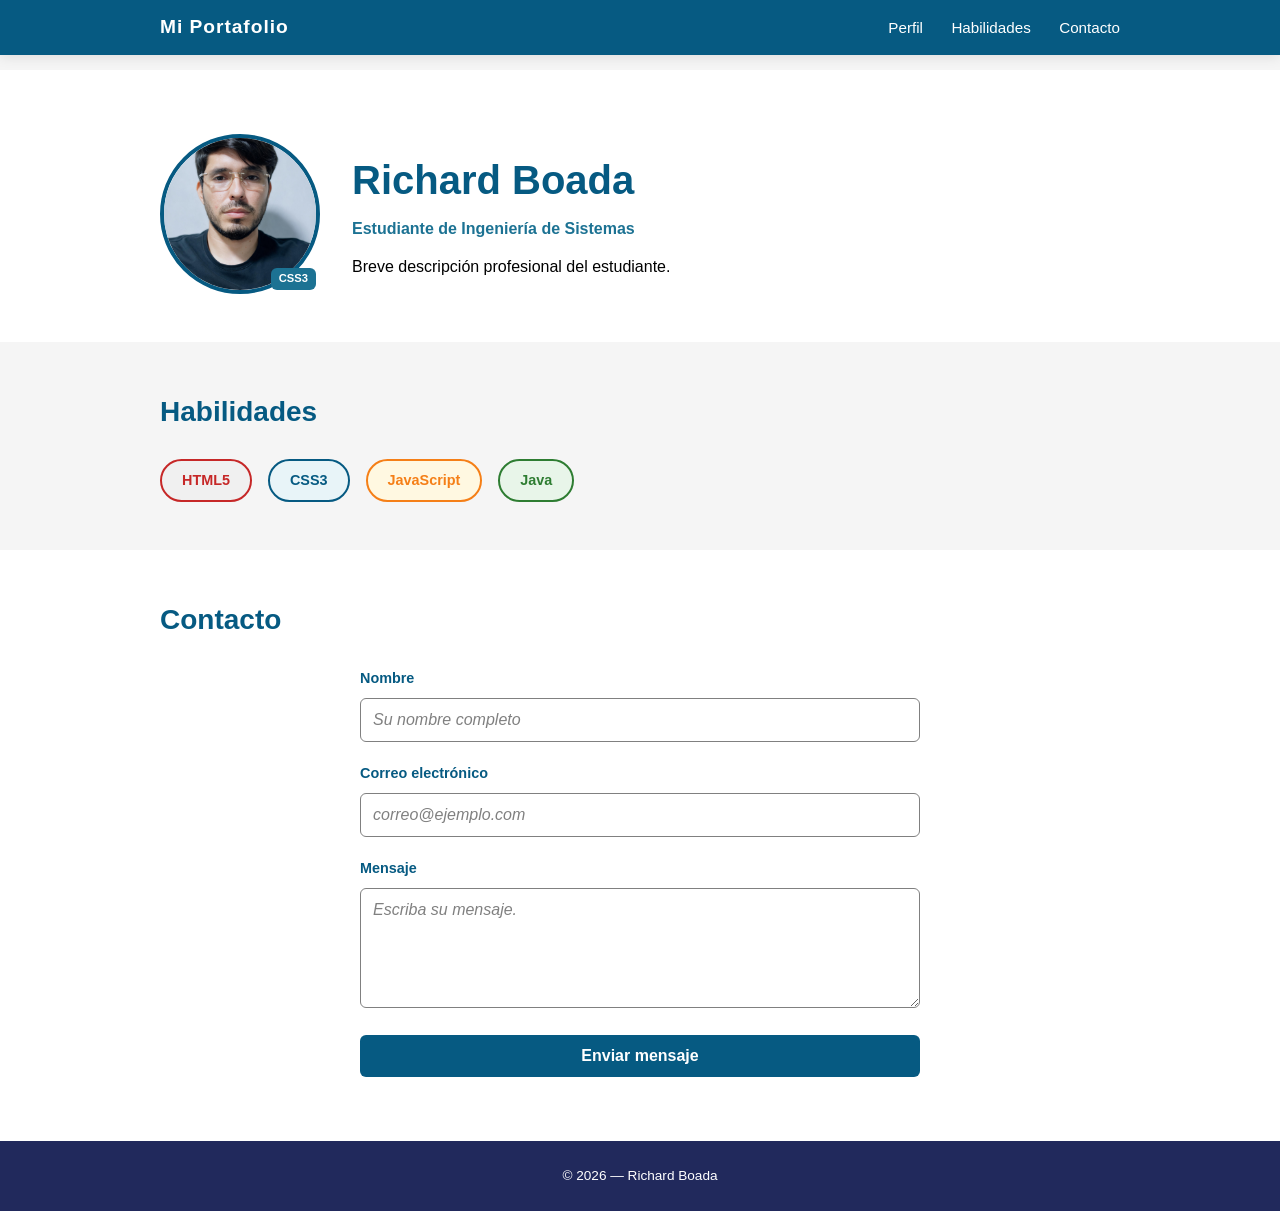
<file: parte-1-perfil-css3/index.html>
<!DOCTYPE html>
<html lang="es">
<head>
  <meta charset="UTF-8">
  <meta name="viewport" content="width=device-width, initial-scale=1.0">
  <title>Perfil — Richard Boada</title>
  <link rel="stylesheet" href="css/estilos.css">
</head>
<body>
  <header class="site-header">
    <div class="header-inner">
      <span class="logo">Mi Portafolio</span>
      <nav class="main-nav">
        <a href="#perfil">Perfil</a>
        <a href="#habilidades">Habilidades</a>
        <a href="#contacto">Contacto</a>
      </nav>
    </div>
  </header>

  <main>
    <section id="perfil" class="profile-section">
      <div class="profile-card">
        <div class="avatar-wrapper">
          <img src="img/perfil.jpg" alt="Foto de perfil" class="avatar">
          <span class="badge">CSS3</span>
        </div>
        <div class="profile-info">
          <h1 class="profile-name">Richard Boada</h1>
          <p class="profile-title">Estudiante de Ingeniería de Sistemas</p>
          <p class="profile-bio">Breve descripción profesional del estudiante.</p>
        </div>
      </div>
    </section>

    <section id="habilidades" class="skills-section">
      <h2 class="section-title">Habilidades</h2>
      <ul class="skills-list">
        <li class="skill-item skill-item--html">HTML5</li>
        <li class="skill-item skill-item--css">CSS3</li>
        <li class="skill-item skill-item--js">JavaScript</li>
        <li class="skill-item skill-item--java">Java</li>
      </ul>
    </section>

    <section id="contacto" class="contact-section">
      <h2 class="section-title">Contacto</h2>
      <form class="contact-form" novalidate>
        <div class="form-group">
          <label for="nombre">Nombre</label>
          <input type="text" id="nombre" name="nombre" placeholder="Su nombre completo" required>
        </div>
        <div class="form-group">
          <label for="email">Correo electrónico</label>
          <input type="email" id="email" name="email" placeholder="correo@ejemplo.com" required>
        </div>
        <div class="form-group">
          <label for="mensaje">Mensaje</label>
          <textarea id="mensaje" name="mensaje" rows="5" placeholder="Escriba su mensaje." required></textarea>
        </div>
        <button type="submit" class="btn-primary">Enviar mensaje</button>
      </form>
    </section>
  </main>

  <footer class="site-footer">
    <p>&copy; 2026 — Richard Boada</p>
  </footer>
</body>
</html>
</file>
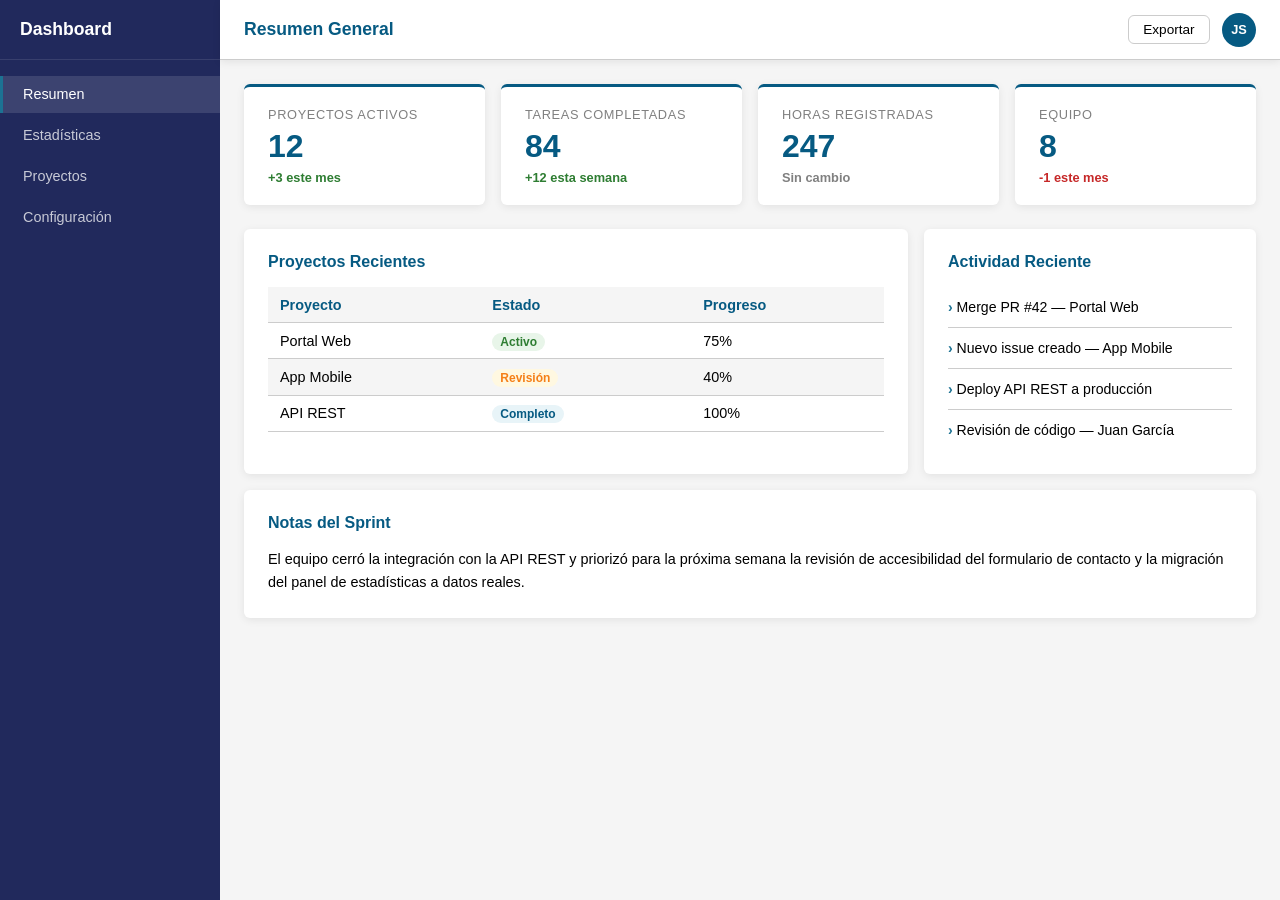
<file: parte-2-dashboard-grid/index.html>
<!DOCTYPE html>
<html lang="es">
<head>
  <meta charset="UTF-8">
  <meta name="viewport" content="width=device-width, initial-scale=1.0">
  <title>Dashboard CSS3</title>
  <link rel="stylesheet" href="css/dashboard.css">
</head>
<body>
  <div class="app-layout">
    <aside class="sidebar">
      <div class="sidebar__brand">Dashboard</div>
      <nav class="sidebar__nav">
        <a href="#" class="nav-link nav-link--active">Resumen</a>
        <a href="#" class="nav-link">Estadísticas</a>
        <a href="#" class="nav-link">Proyectos</a>
        <a href="#" class="nav-link">Configuración</a>
      </nav>
    </aside>

    <header class="topbar">
      <h1 class="topbar__title">Resumen General</h1>
      <div class="topbar__actions">
        <button class="btn-icon">Exportar</button>
        <div class="avatar-mini">JS</div>
      </div>
    </header>

    <main class="dashboard-main">
      <!-- Fila 1: Stats cards -->
      <section class="stats-row">
        <div class="stat-card">
          <span class="stat-card__label">Proyectos Activos</span>
          <span class="stat-card__value">12</span>
          <span class="stat-card__trend trend--up">+3 este mes</span>
        </div>
        <div class="stat-card">
          <span class="stat-card__label">Tareas Completadas</span>
          <span class="stat-card__value">84</span>
          <span class="stat-card__trend trend--up">+12 esta semana</span>
        </div>
        <div class="stat-card">
          <span class="stat-card__label">Horas Registradas</span>
          <span class="stat-card__value">247</span>
          <span class="stat-card__trend trend--neutral">Sin cambio</span>
        </div>
        <div class="stat-card">
          <span class="stat-card__label">Equipo</span>
          <span class="stat-card__value">8</span>
          <span class="stat-card__trend trend--down">-1 este mes</span>
        </div>
      </section>

      <!-- Fila 2: Panel principal + panel lateral -->
      <section class="content-row">
        <div class="card card--main">
          <h2 class="card__title">Proyectos Recientes</h2>
          <table class="project-table">
            <thead><tr><th>Proyecto</th><th>Estado</th><th>Progreso</th></tr></thead>
            <tbody>
              <tr><td>Portal Web</td><td><span class="badge badge--active">Activo</span></td><td>75%</td></tr>
              <tr><td>App Mobile</td><td><span class="badge badge--review">Revisión</span></td><td>40%</td></tr>
              <tr><td>API REST</td><td><span class="badge badge--done">Completo</span></td><td>100%</td></tr>
            </tbody>
          </table>
        </div>

        <div class="card card--side">
          <h2 class="card__title">Actividad Reciente</h2>
          <ul class="activity-list">
            <li class="activity-item">Merge PR #42 — Portal Web</li>
            <li class="activity-item">Nuevo issue creado — App Mobile</li>
            <li class="activity-item">Deploy API REST a producción</li>
            <li class="activity-item">Revisión de código — Juan García</li>
          </ul>
        </div>

        <!-- Tercer panel: ocupa el ancho completo mediante colocación
             explícita de Grid (grid-column), no mediante un area nueva -->
        <div class="card card--notes">
          <h2 class="card__title">Notas del Sprint</h2>
          <p class="notes-text">
            El equipo cerró la integración con la API REST y priorizó para la
            próxima semana la revisión de accesibilidad del formulario de
            contacto y la migración del panel de estadísticas a datos reales.
          </p>
        </div>
      </section>
    </main>
  </div>
</body>
</html>
</file>
<file: parte-1-perfil-css3/css/estilos.css>
/* ── Reset global ── */
*, *::before, *::after {
  box-sizing: border-box;
  margin: 0;
  padding: 0;
}

/* ── Variables CSS (Custom Properties) ── */
:root {
  --color-primary: #065A82;
  --color-secondary: #1C7293;
  --color-dark: #21295C;
  --color-text: #000000;
  --color-grey: #808080;
  --color-highlight: #E8F4F8;
  --color-bg: #F5F5F5;
  --color-white: #FFFFFF;
  --font-base: "Arial", Helvetica, sans-serif;
  --radius: 6px;
  --shadow: 0 2px 12px rgba(0,0,0,0.1);

  /* Escala de espaciado — usar SIEMPRE una de estas en vez de un rem suelto */
  --space-3xs: 0.25rem;
  --space-2xs: 0.5rem;
  --space-xs: 0.75rem;
  --space-sm: 1rem;
  --space-md: 1.25rem;
  --space-lg: 1.5rem;
  --space-xl: 2rem;
  --space-2xl: 3rem;
  --space-3xl: 4rem;
}

/* ── Base documento ── */
html {
  font-size: 16px;
  scroll-behavior: smooth;
}

body {
  font-family: var(--font-base);
  font-size: 1rem;
  line-height: 1.6;
  color: var(--color-text);
  background: var(--color-bg);
}

/* ── Contenedor centrado ── */
.container {
  max-width: 960px;
  width: 90%;
  margin: 0 auto;
}

/* ── Header fijo ── */
.site-header {
  position: fixed;
  top: 0;
  left: 0;
  width: 100%;
  background: var(--color-primary);
  z-index: 100;
  box-shadow: var(--shadow);
}

.header-inner {
  max-width: 960px;
  width: 90%;
  margin: 0 auto;
  padding: var(--space-xs) 0;
  display: flex;
  justify-content: space-between;
  align-items: center;
}

.logo {
  color: var(--color-white);
  font-size: 1.2rem;
  font-weight: 700;
  letter-spacing: 0.05em;
}

.main-nav a {
  color: var(--color-white);
  text-decoration: none;
  margin-left: var(--space-lg);
  font-size: 0.95rem;
  transition: opacity 0.2s;
}

.main-nav a:hover {
  opacity: 0.75;
}

/* Compensar header fijo: el contenido no queda tapado */
main {
  padding-top: 70px;
}

/* ── Sección perfil ── */
.profile-section {
  padding: var(--space-3xl) 0 var(--space-2xl);
  background: var(--color-white);
}

.profile-card {
  max-width: 960px;
  width: 90%;
  margin: 0 auto;
  display: flex;
  gap: var(--space-xl);
  align-items: center;
}

/* Contexto de posicionamiento para el badge */
.avatar-wrapper {
  position: relative;
  /* Se eligió position: relative en .avatar-wrapper (en vez de aplicar
     absolute directamente sobre .profile-card) para que el contexto de
     posicionamiento del badge quede acotado al avatar mismo: así el badge
     se mueve junto con el avatar si la tarjeta cambia de layout, sin
     depender de la posición de otros elementos hermanos como el texto. */
  flex-shrink: 0;
}

.avatar {
  width: 160px;
  height: 160px;
  border-radius: 50%;
  object-fit: cover;
  border: 4px solid var(--color-primary);
  display: block;
}

/* Badge posicionado absolutamente respecto a .avatar-wrapper */
.badge {
  position: absolute;
  bottom: 4px;
  right: 4px;
  background: var(--color-secondary);
  color: var(--color-white);
  font-size: 0.7rem;
  font-weight: 700;
  padding: 2px 8px;
  border-radius: var(--radius);
}

/* Tipografía fluida: crece entre 1.5rem y 2.5rem según el ancho de viewport.
   Se prefiere clamp() sobre fijar 2rem y ajustar con @media porque evita
   el salto brusco de tamaño en el breakpoint y elimina una regla @media
   completa solo para este valor. */
.profile-name {
  font-size: clamp(1.5rem, 1rem + 2vw, 2.5rem);
  color: var(--color-primary);
  margin-bottom: var(--space-3xs);
}

.profile-title {
  color: var(--color-secondary);
  font-weight: 700;
  margin-bottom: var(--space-xs);
}

.profile-bio {
  color: var(--color-text);
  max-width: 55ch;
}

.skills-section {
  padding: var(--space-2xl) 0;
  background: var(--color-bg);
}

/* Selector descendente: .section-title dentro de cualquier sección */
.skills-section .section-title,
.contact-section .section-title {
  font-size: 1.75rem;
  color: var(--color-primary);
  margin-bottom: var(--space-lg);
  max-width: 960px;
  width: 90%;
  margin-left: auto;
  margin-right: auto;
}

.skills-list {
  list-style: none;
  display: flex;
  gap: var(--space-sm);
  flex-wrap: wrap;
  max-width: 960px;
  width: 90%;
  margin: 0 auto;
}

/* Estilos base para todos los skill items.
   Se eligió el combinador de hijo directo (>) en vez del selector
   descendente (.skills-list .skill-item) a propósito: si en el futuro se
   agrupan skills en sub-listas (por ejemplo, "Frontend" / "Backend"), el
   hijo directo solo afecta a los <li> pegados a .skills-list y no a los de
   esas sub-listas anidadas, mientras que el descendente los afectaría a
   todos por igual. */
.skills-list > .skill-item {
  padding: var(--space-2xs) var(--space-md);
  border-radius: 2rem;
  font-weight: 700;
  font-size: 0.9rem;
  cursor: default;
  transition: transform 0.15s ease;
}

.skills-list > .skill-item:hover {
  transform: translateY(-2px);
}

/* Modificadores BEM: color por habilidad */
.skill-item--html { background: #F0F0F0; color: #C62828; border: 2px solid #C62828; }
.skill-item--css  { background: #E8F4F8; color: #065A82; border: 2px solid #065A82; }
.skill-item--js   { background: #FFF8E1; color: #F57F17; border: 2px solid #F57F17; }
.skill-item--java { background: #E8F5E9; color: #2E7D32; border: 2px solid #2E7D32; }

.contact-section {
  padding: var(--space-2xl) 0 var(--space-3xl);
  background: var(--color-white);
}

.contact-form {
  max-width: 560px;
  width: 90%;
  margin: 0 auto;
}

.form-group {
  margin-bottom: var(--space-md);
}

.form-group label {
  display: block;
  font-weight: 700;
  font-size: 0.9rem;
  color: var(--color-primary);
  margin-bottom: var(--space-2xs);
}

/* Selector de atributo: solo inputs de texto y email */
input[type="text"],
input[type="email"],
textarea {
  width: 100%;
  padding: var(--space-xs);
  border: 1px solid var(--color-grey);
  border-radius: var(--radius);
  font-family: inherit;
  font-size: 1rem;
  color: var(--color-text);
  background: var(--color-white);
  transition: border-color 0.2s, box-shadow 0.2s;
}

/* Pseudo-clase :focus para accesibilidad */
input:focus, textarea:focus {
  outline: none;
  border-color: var(--color-primary);
  box-shadow: 0 0 0 3px rgba(6, 90, 130, 0.2);
}

/* Pseudo-elemento ::placeholder */
::placeholder {
  color: var(--color-grey);
  font-style: italic;
}

textarea {
  resize: vertical;
  min-height: 120px;
}

.btn-primary {
  display: block;
  width: 100%;
  padding: var(--space-xs);
  background: var(--color-primary);
  color: var(--color-white);
  border: none;
  border-radius: var(--radius);
  font-size: 1rem;
  font-weight: 700;
  cursor: pointer;
  transition: background-color 0.2s, transform 0.1s;
}

.btn-primary:hover {
  background: var(--color-secondary);
}

.btn-primary:active {
  transform: scale(0.98);
}

/* Se agrega --color-error a :root para reutilizar el sistema de variables
   ya definido en el Paso 3, en vez de un valor hexadecimal suelto. */
:root {
  --color-error: #C62828;
}

/* Estrategia A: input:invalid:not(:placeholder-shown)
   Se eligió esta estrategia (en vez de .contact-form input:invalid) porque
   aprovecha la validación HTML5 nativa de required/type="email" y solo se
   activa después de que el usuario haya escrito algo, gracias a
   :not(:placeholder-shown). Así se evita que los campos vacíos se muestren
   en rojo al cargar la página, sin necesidad de lógica adicional en HTML
   o JavaScript. Su especificidad (0,0,2,0) es igual a la de input:focus
   del Paso 7, pero al declararse después en el archivo, gana naturalmente
   cuando un campo inválido no está enfocado; al enfocarlo, :focus vuelve
   a aplicarse porque el usuario está interactuando con el campo en ese
   momento. */
input:invalid:not(:placeholder-shown) {
  border-color: var(--color-error);
}

.site-footer {
  text-align: center;
  padding: var(--space-lg);
  background: var(--color-dark);
  color: var(--color-white);
  font-size: 0.85rem;
}
</file>
<file: parte-2-dashboard-grid/css/dashboard.css>
/* ── Reset y variables ── */
*, *::before, *::after {
  box-sizing: border-box;
  margin: 0;
  padding: 0;
}

:root {
  --sidebar-w: 220px;
  --topbar-h: 60px;
  --primary: #065A82;
  --secondary: #1C7293;
  --dark: #21295C;
  --bg: #F5F5F5;
  --white: #FFFFFF;
  --text: #000000;
  --grey: #808080;
  --border: #CCCCCC;
  --radius: 6px;
  --shadow: 0 2px 8px rgba(0,0,0,0.08);
}

html, body {
  height: 100%;
  font-family: Arial, Helvetica, sans-serif;
}

body {
  background: var(--bg);
  color: var(--text);
  font-size: 16px;
}

/* ── Grid principal de la aplicación ── */
.app-layout {
  display: grid;
  min-height: 100vh;
  grid-template-columns: var(--sidebar-w) 1fr;
  grid-template-rows: var(--topbar-h) 1fr;
  grid-template-areas:
    "sidebar topbar"
    "sidebar main";
}

.sidebar { grid-area: sidebar; }
.topbar { grid-area: topbar; }
.dashboard-main { grid-area: main; }  

.sidebar {
  background: var(--dark);
  display: flex;
  flex-direction: column;
  padding: 0;
  overflow-y: auto;
}

.sidebar__brand {
  padding: 0 1.25rem;
  height: var(--topbar-h);
  display: flex;
  align-items: center;
  font-size: 1.1rem;
  font-weight: 700;
  color: var(--white);
  border-bottom: 1px solid rgba(255,255,255,0.1);
  flex-shrink: 0;
}

.sidebar__nav {
  display: flex;
  flex-direction: column;
  padding: 1rem 0;
  gap: 0.25rem;
}

.nav-link {
  display: block;
  padding: 0.65rem 1.25rem;
  color: rgba(255,255,255,0.75);
  text-decoration: none;
  font-size: 0.9rem;
  transition: background 0.15s, color 0.15s;
  border-left: 3px solid transparent;
}

.nav-link:hover {
  background: rgba(255,255,255,0.08);
  color: var(--white);
}

.nav-link--active {
  background: rgba(255,255,255,0.12);
  color: var(--white);
  border-left-color: var(--secondary);
}

.topbar {
  background: var(--white);
  border-bottom: 1px solid var(--border);
  display: flex;
  align-items: center;
  justify-content: space-between;
  padding: 0 1.5rem;
  box-shadow: var(--shadow);
}

.topbar__title {
  font-size: 1.1rem;
  font-weight: 700;
  color: var(--primary);
}

.topbar__actions {
  display: flex;
  align-items: center;
  gap: 0.75rem;
}

.btn-icon {
  padding: 0.4rem 0.9rem;
  border: 1px solid var(--border);
  border-radius: var(--radius);
  background: var(--white);
  cursor: pointer;
  font-size: 0.85rem;
  transition: background 0.15s;
}

.btn-icon:hover {
  background: var(--bg);
}

.avatar-mini {
  width: 34px;
  height: 34px;
  border-radius: 50%;
  background: var(--primary);
  color: var(--white);
  display: flex;
  align-items: center;
  justify-content: center;
  font-size: 0.8rem;
  font-weight: 700;
}

.dashboard-main {
  padding: 1.5rem;
  overflow-y: auto;
}

/* Grid responsivo: 4 cols en escritorio, menos en pantallas más pequeñas */
.stats-row {
  display: grid;
  grid-template-columns: repeat(auto-fill, minmax(200px, 1fr));
  gap: 1rem;
  margin-bottom: 1.5rem;
}

.stat-card {
  background: var(--white);
  border-radius: var(--radius);
  padding: 1.25rem 1.5rem;
  box-shadow: var(--shadow);
  display: flex;
  flex-direction: column;
  gap: 0.5rem;
  border-top: 3px solid var(--primary);
}

.stat-card__label {
  font-size: 0.8rem;
  color: var(--grey);
  text-transform: uppercase;
  letter-spacing: 0.05em;
}

.stat-card__value {
  font-size: 2rem;
  font-weight: 700;
  color: var(--primary);
  line-height: 1;
}

.stat-card__trend {
  font-size: 0.8rem;
  font-weight: 700;
}

.trend--up { color: #2E7D32; }
.trend--down { color: #C62828; }
.trend--neutral { color: var(--grey); }

.content-row {
  display: grid;
  grid-template-columns: 2fr 1fr;
  gap: 1rem;
}

.card {
  background: var(--white);
  border-radius: var(--radius);
  padding: 1.5rem;
  box-shadow: var(--shadow);
}

.card__title {
  font-size: 1rem;
  font-weight: 700;
  color: var(--primary);
  margin-bottom: 1rem;
}

/* Colocación explícita: de la línea 1 a la línea -1 (la última línea del
   grid, sea cual sea el número de columnas) → ocupa TODAS las columnas de
   .content-row en lugar de caer en una sola celda por auto-placement. Al
   ocupar todas las columnas, el navegador coloca la tarjeta automáticamente
   en la fila siguiente, debajo de .card--main y .card--side, sin necesidad
   de declarar grid-row. Se usa -1 en vez de un número fijo (por ejemplo,
   1 / 3) a propósito: en el Paso 7, .content-row pasa a una sola columna en
   el breakpoint elegido, y 1 / -1 sigue ocupando el ancho completo sin
   crear una columna implícita adicional que provocaría scroll horizontal. */
.card--notes {
  grid-column: 1 / -1;
}

.notes-text {
  font-size: 0.9rem;
  color: var(--text);
  line-height: 1.6;
}

/* Tabla de proyectos */
.project-table {
  width: 100%;
  border-collapse: collapse;
  font-size: 0.9rem;
}

.project-table th,
.project-table td {
  padding: 0.6rem 0.75rem;
  text-align: left;
  border-bottom: 1px solid var(--border);
}

.project-table thead th {
  font-weight: 700;
  color: var(--primary);
  background: var(--bg);
}

/* Franjas zebra con :nth-child — declarada antes de :hover para que el
   hover, con la misma especificidad pero declarado después, siga ganando
   sobre cualquier fila, sea par o impar */
.project-table tbody tr:nth-child(even) {
  background: var(--bg);
}

.project-table tbody tr:hover {
  background: #F0F7FA;
}

/* Badges de estado */
.badge {
  padding: 2px 8px;
  border-radius: 2rem;
  font-size: 0.75rem;
  font-weight: 700;
}

.badge--active { background: #E8F5E9; color: #2E7D32; }
.badge--review { background: #FFF8E1; color: #F57F17; }
.badge--done   { background: #E8F4F8; color: #065A82; }

/* Lista de actividad */
.activity-list {
  list-style: none;
  display: flex;
  flex-direction: column;
  gap: 0;
}

.activity-item {
  padding: 0.75rem 0;
  border-bottom: 1px solid var(--border);
  font-size: 0.88rem;
  color: var(--text);
}

.activity-item:last-child {
  border-bottom: none;
}

.activity-item::before {
  content: "› ";
  color: var(--secondary);
  font-weight: 700;
}

/* Breakpoint elegido: 768px. Se probó en DevTools (Toggle device toolbar)
   que por debajo de este ancho el sidebar fijo de 220px deja muy poco
   espacio para el contenido de las stat-cards y la tabla de proyectos,
   generando texto apretado. Se eligió la estrategia Grid (redefinir
   grid-template-areas) en vez de Flex porque reutiliza el mismo sistema
   de áreas nombradas ya declarado en el Paso 2, sin necesidad de cambiar
   la asignación grid-area de .sidebar, .topbar y .dashboard-main: solo
   se redefine el mapa de columnas/filas/áreas dentro del media query. */
@media (max-width: 768px) {
  .app-layout {
    grid-template-columns: 1fr;
    grid-template-rows: var(--topbar-h) auto 1fr;
    grid-template-areas:
      "topbar"
      "sidebar"
      "main";
  }

  .sidebar {
    padding: 0.5rem 0;
  }

  .content-row {
    grid-template-columns: 1fr;
  }
}
</file>
